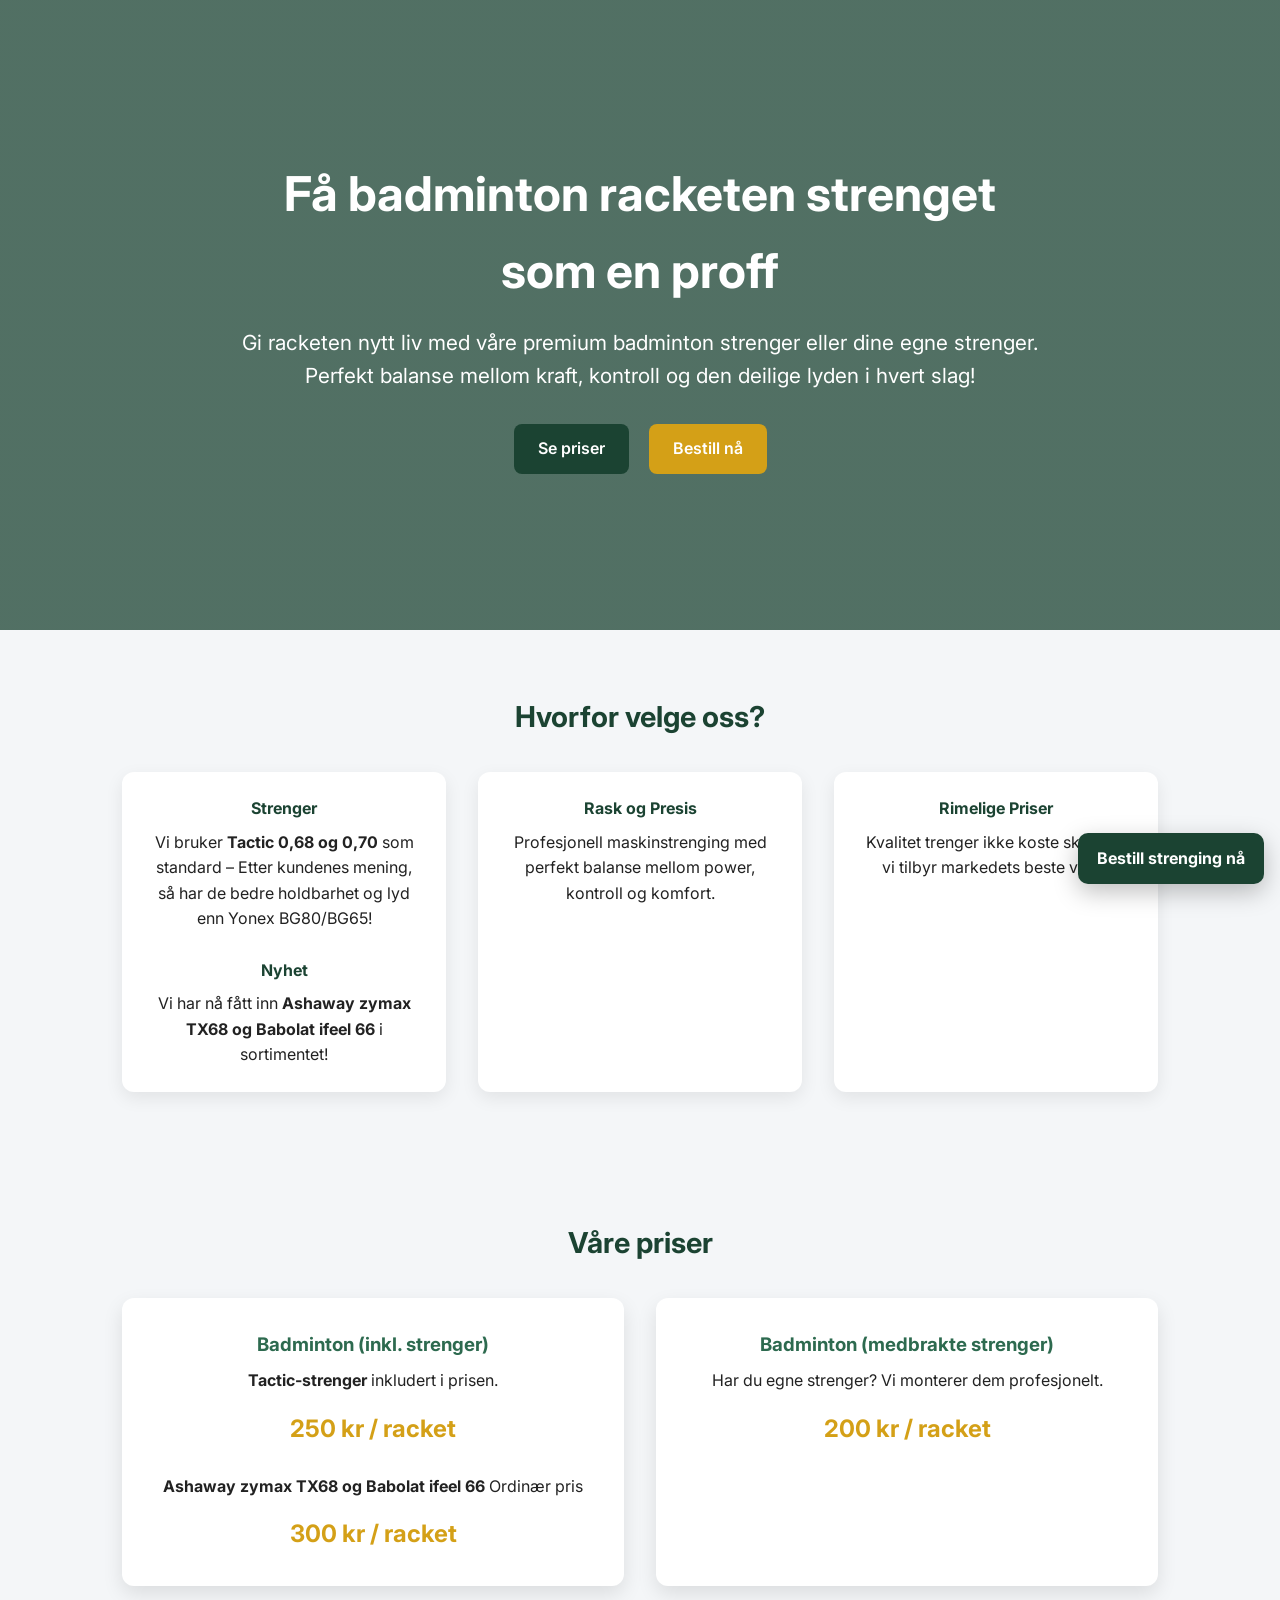
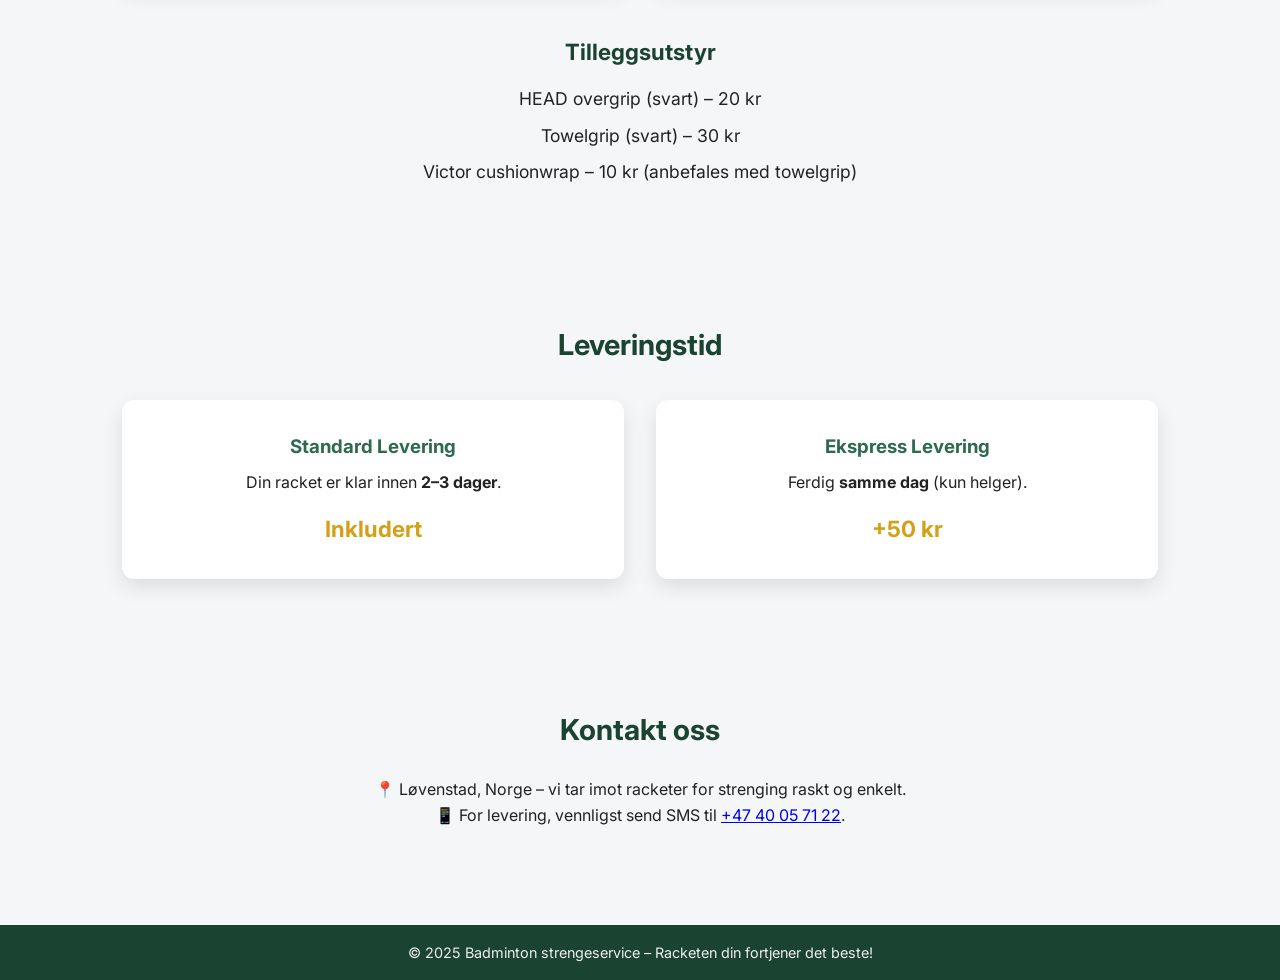
<file: index.html>
<!DOCTYPE html>
<html lang="no">
<head>
  <meta charset="utf-8" />
  <meta name="viewport" content="width=device-width,initial-scale=1" />
  <meta name="description" content="Profesjonell badminton strenging i Løvenstad – premium Tactic-strenger eller medbrakte strenger. Rask levering, rimelige priser og topp kvalitet.">
  <meta name="keywords" content="badminton strenging, racket strenging, tactic strenger, badminton Oslo, badminton Løvenstad, badminton strenging, strenging av racket, badminton strømmen, badminton lillestrøm">
  <meta name="author" content="Badminton strengeservice">
  <title>Badminton Strengeservice – Proff kvalitet til knallpris!</title>
  <link href="https://fonts.googleapis.com/css2?family=Inter:wght@400;600;700&display=swap" rel="stylesheet">
  <link rel="stylesheet" href="style.css">
</head>
<body>

  <!-- Hero -->
  <header class="hero">
    <div class="hero-content">
      <h1>Få badminton racketen strenget som en proff</h1>
      <p>Gi racketen nytt liv med våre premium badminton strenger eller dine egne strenger. Perfekt balanse mellom kraft, kontroll og den deilige lyden i hvert slag!</p>
      <div class="hero-buttons">
        <a class="btn-primary" href="#priser">Se priser</a>
        <a class="btn-secondary" href="#kontakt">Bestill nå</a>
      </div>
    </div>
  </header>

  <!-- Hvorfor velge oss -->
  <section class="why-us">
    <h2>Hvorfor velge oss?</h2>
    <div class="benefits">
      <div class="benefit">
        <h4>Strenger</h4>
        <p>Vi bruker <strong>Tactic 0,68 og 0,70</strong> som standard – Etter kundenes mening, så har de bedre holdbarhet og lyd enn Yonex BG80/BG65!</p>
        <br>
        <h4>Nyhet</h4>
        <p>Vi har nå fått inn <strong>Ashaway zymax TX68 og Babolat ifeel 66</strong> i sortimentet!</p>
      </div>
      <div class="benefit">
        <h4>Rask og Presis</h4>
        <p>Profesjonell maskinstrenging med perfekt balanse mellom power, kontroll og komfort.</p>
      </div>
      <div class="benefit">
        <h4>Rimelige Priser</h4>
        <p>Kvalitet trenger ikke koste skjorta – vi tilbyr markedets beste verdi.</p>
      </div>
    </div>
  </section>

  <!-- Priser -->
  <section id="priser">
    <h2>Våre priser</h2>
    <div class="price-grid">
      <div class="price-card">
        <h3>Badminton (inkl. strenger)</h3>
        <p><strong>Tactic-strenger</strong> inkludert i prisen.</p>
        <div class="price">250 kr / racket</div>
        <br>
        <p><strong>Ashaway zymax TX68 og Babolat ifeel 66</strong> Ordinær pris</p>
        <div class="price">300 kr / racket</div>
      </div>
      <div class="price-card">
        <h3>Badminton (medbrakte strenger)</h3>
        <p>Har du egne strenger? Vi monterer dem profesjonelt.</p>
        <div class="price">200 kr / racket</div>
      </div>
    </div>

    <h3 class="extras-title">Tilleggsutstyr</h3>
    <ul class="extras-list">
      <li>HEAD overgrip (svart) – 20 kr</li>
      <li>Towelgrip (svart) – 30 kr</li>
      <li>Victor cushionwrap – 10 kr <span>(anbefales med towelgrip)</span></li>
    </ul>
  </section>

  <!-- Levering -->
  <section id="levering">
    <h2>Leveringstid</h2>
    <div class="delivery-grid">
      <div class="delivery-card">
        <h3>Standard Levering</h3>
        <p>Din racket er klar innen <strong>2–3 dager</strong>.</p>
        <div class="delivery-price">Inkludert</div>
      </div>
      <div class="delivery-card">
        <h3>Ekspress Levering</h3>
        <p>Ferdig <strong>samme dag</strong> (kun helger).</p>
        <div class="delivery-price">+50 kr</div>
      </div>
    </div>
  </section>

    <!-- Kontakt -->
    <section id="kontakt">
    <h2>Kontakt oss</h2>
    <p>📍 Løvenstad, Norge – vi tar imot racketer for strenging raskt og enkelt.</p>
    <p>📱 For levering, vennligst send SMS til <a href="sms:+4740057122">+47 40 05 71 22</a>.</p>
    </section>

  <!-- Sticky CTA -->
  <a class="sticky-book" href="#kontakt">Bestill strenging nå</a>

  <footer>
    © 2025 Badminton strengeservice – Racketen din fortjener det beste!
  </footer>
</body>
</html>
</file>
<file: style.css>
/* Reset */
* { margin:0; padding:0; box-sizing:border-box; }
html, body { height:100%; }

/* Farger */
:root {
  --green-dark: #1b4332;
  --green-mid: #2d6a4f;
  --gold: #d4a017;
  --bg: #f4f6f8;
  --card: #ffffff;
  --text: #222;
}

body {
  font-family: 'Inter', sans-serif;
  color: var(--text);
  background: var(--bg);
  line-height: 1.6;
}

/* Hero */
.hero {
  display:flex;
  align-items:center;
  justify-content:center;
  text-align:center;
  min-height:70vh;
  padding:2rem;
  background:linear-gradient(rgba(27,67,50,0.75), rgba(27,67,50,0.75)),
    url('https://images.unsplash.com/photo-1605649304239-6d1a427dbe24?ixlib=rb-4.0.3&q=80&w=1600&fit=crop') center/cover no-repeat;
  color:#fff;
}
.hero-content { max-width: 800px; }
.hero h1 { font-size:2.5rem; margin-bottom:1rem; }
.hero p { font-size:1.2rem; margin-bottom:2rem; }
.hero-buttons a { margin:0 .5rem; }

/* Knapper */
.btn-primary, .btn-secondary {
  display:inline-block;
  padding:.75rem 1.5rem;
  border-radius:8px;
  text-decoration:none;
  font-weight:600;
  transition: all .2s ease;
}
.btn-primary {
  background: var(--green-dark);
  color: #fff;
}
.btn-primary:hover { background: var(--green-mid); }
.btn-secondary {
  background: var(--gold);
  color: #fff;
}
.btn-secondary:hover { background: #b8860b; }

/* Seksjoner */
section {
  padding:4rem 2rem;
  max-width:1100px;
  margin:0 auto;
  text-align:center;
}
h2 {
  font-size:1.8rem;
  margin-bottom:1.5rem;
  color: var(--green-dark);
}

/* Hvorfor oss */
.benefits {
  display:grid;
  grid-template-columns: repeat(auto-fit, minmax(250px, 1fr));
  gap:2rem;
  margin-top:2rem;
}
.benefit {
  background: var(--card);
  padding:1.5rem;
  border-radius:12px;
  box-shadow:0 6px 18px rgba(0,0,0,0.08);
}
.benefit h4 { margin-bottom:.5rem; color: var(--green-dark); }

/* Priser */
.price-grid {
  display:grid;
  grid-template-columns: repeat(auto-fit, minmax(280px, 1fr));
  gap:2rem;
  margin-top:2rem;
}
.price-card {
  background: var(--card);
  padding:2rem;
  border-radius:12px;
  box-shadow:0 8px 20px rgba(0,0,0,0.1);
}
.price-card h3 { color: var(--green-mid); margin-bottom:.5rem; }
.price { margin-top:1rem; font-size:1.5rem; font-weight:700; color: var(--gold); }

.extras-title { margin-top:3rem; font-size:1.4rem; color: var(--green-dark); }
.extras-list { list-style:none; margin-top:1rem; font-size:1.1rem; }
.extras-list li { margin:.5rem 0; }

/* Kontakt */
.contact-info {
  margin:1.5rem 0;
  font-size:1.1rem;
}
.contact-info p { margin:.5rem 0; }

/* Sticky knapp */
.sticky-book {
  position:fixed;
  right:1rem;
  bottom:1rem;
  z-index:999;
  background: var(--green-dark);
  color:#fff;
  padding:.8rem 1.2rem;
  border-radius:10px;
  text-decoration:none;
  font-weight:700;
  box-shadow:0 8px 25px rgba(0,0,0,0.25);
  transition: background .2s ease;
}
.sticky-book:hover { background: var(--green-mid); }

/* Footer */
footer {
  background: var(--green-dark);
  color:#eee;
  text-align:center;
  padding:1rem;
  font-size:.9rem;
  margin-top:2rem;
}

/* Levering */
.delivery-grid {
  display:grid;
  grid-template-columns: repeat(auto-fit, minmax(280px, 1fr));
  gap:2rem;
  margin-top:2rem;
}
.delivery-card {
  background: var(--card);
  padding:2rem;
  border-radius:12px;
  box-shadow:0 8px 20px rgba(0,0,0,0.1);
}
.delivery-card h3 { color: var(--green-mid); margin-bottom:.5rem; }
.delivery-price {
  margin-top:1rem;
  font-size:1.4rem;
  font-weight:700;
  color: var(--gold);
}

.delivery-note {
  margin-top: 1rem;
  font-size: 1.2rem;
  font-weight: 600;
  color: var(--green-dark);
}
.delivery-note a {
  color: var(--green-dark);
  text-decoration: underline;
}


/* Responsiv */
@media (min-width:900px) {
  .hero h1 { font-size:3rem; }
  .hero p { font-size:1.3rem; }
}
</file>
